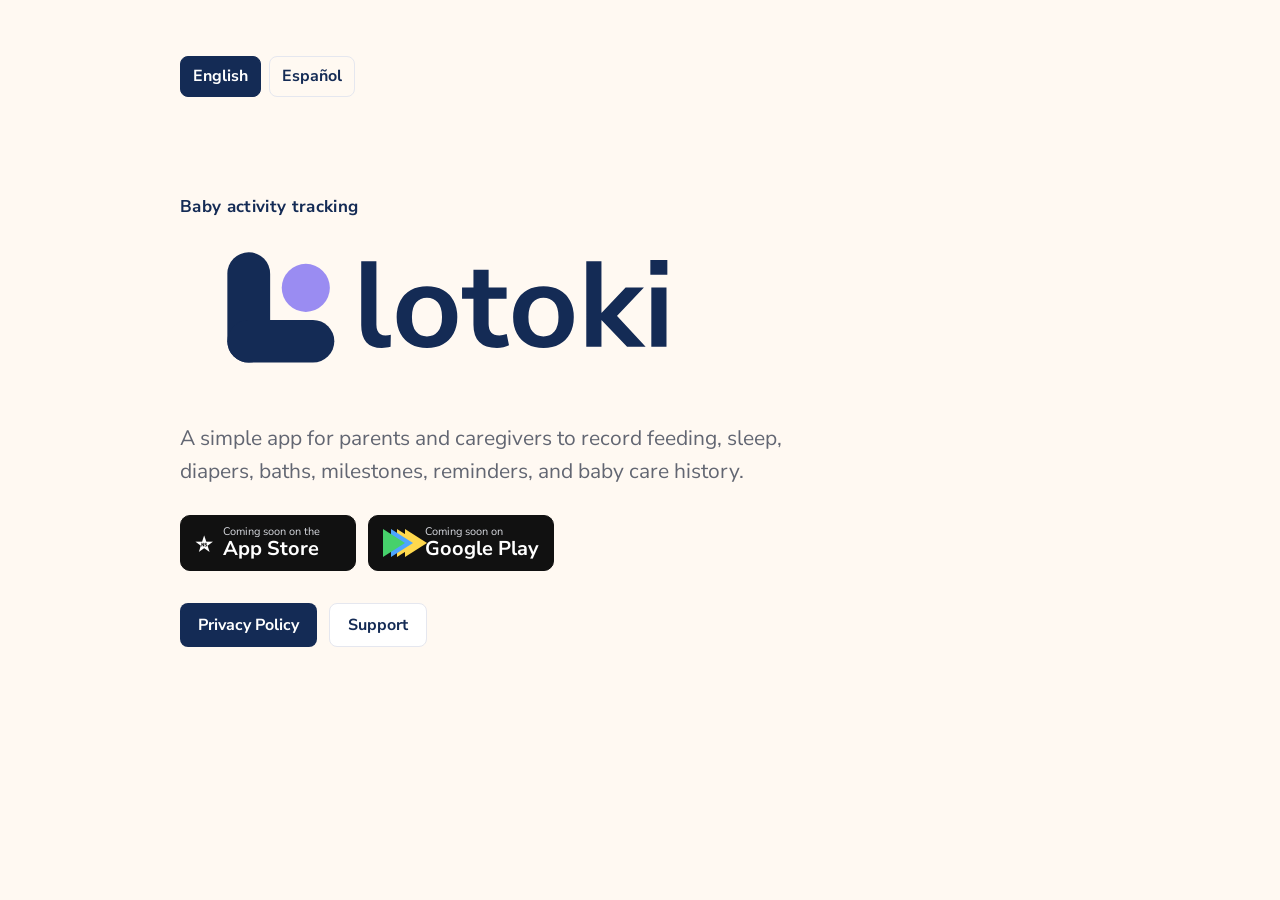
<file: index.html>
<!doctype html>
<html lang="en">
<head>
  <meta charset="utf-8">
  <meta name="viewport" content="width=device-width, initial-scale=1">
  <title>Lotoki</title>
  <meta name="description" content="Lotoki is a simple baby activity tracker for parents and caregivers.">
  <link rel="icon" type="image/svg+xml" href="/assets/lotoki-app-icon.svg">
  <link rel="stylesheet" href="/styles.css">
  <link rel="canonical" href="https://lotoki.app/">
  <meta property="og:site_name" content="Lotoki">
  <meta property="og:url" content="https://lotoki.app/">
  <meta property="og:image" content="https://lotoki.app/assets/lotoki-app-icon.png">
</head>
<body>
  <main class="page">
    <nav class="language-switch" aria-label="Language">
      <a class="active" href="/">English</a>
      <a href="/es/">Español</a>
    </nav>
    <section class="hero">
      <p class="eyebrow">Baby activity tracking</p>
      <h1><img class="brand-logo" src="/assets/lotoki-logo-horizontal.svg" alt="Lotoki"></h1>
      <p class="lead">A simple app for parents and caregivers to record feeding, sleep, diapers, baths, milestones, reminders, and baby care history.</p>
      <div class="store-row" aria-label="App availability">
        <div class="store-badge" aria-label="Coming soon on the App Store">
          <span class="store-icon"></span>
          <span>
            <span class="store-small">Coming soon on the</span>
            <span class="store-name">App Store</span>
          </span>
        </div>
        <div class="store-badge" aria-label="Coming soon on Google Play">
          <span class="play-icon" aria-hidden="true"></span>
          <span>
            <span class="store-small">Coming soon on</span>
            <span class="store-name">Google Play</span>
          </span>
        </div>
      </div>
      <div class="actions">
        <a class="button" href="/privacy-policy/">Privacy Policy</a>
        <a class="button secondary" href="/support/">Support</a>
      </div>
    </section>
  </main>
</body>
</html>
</file>
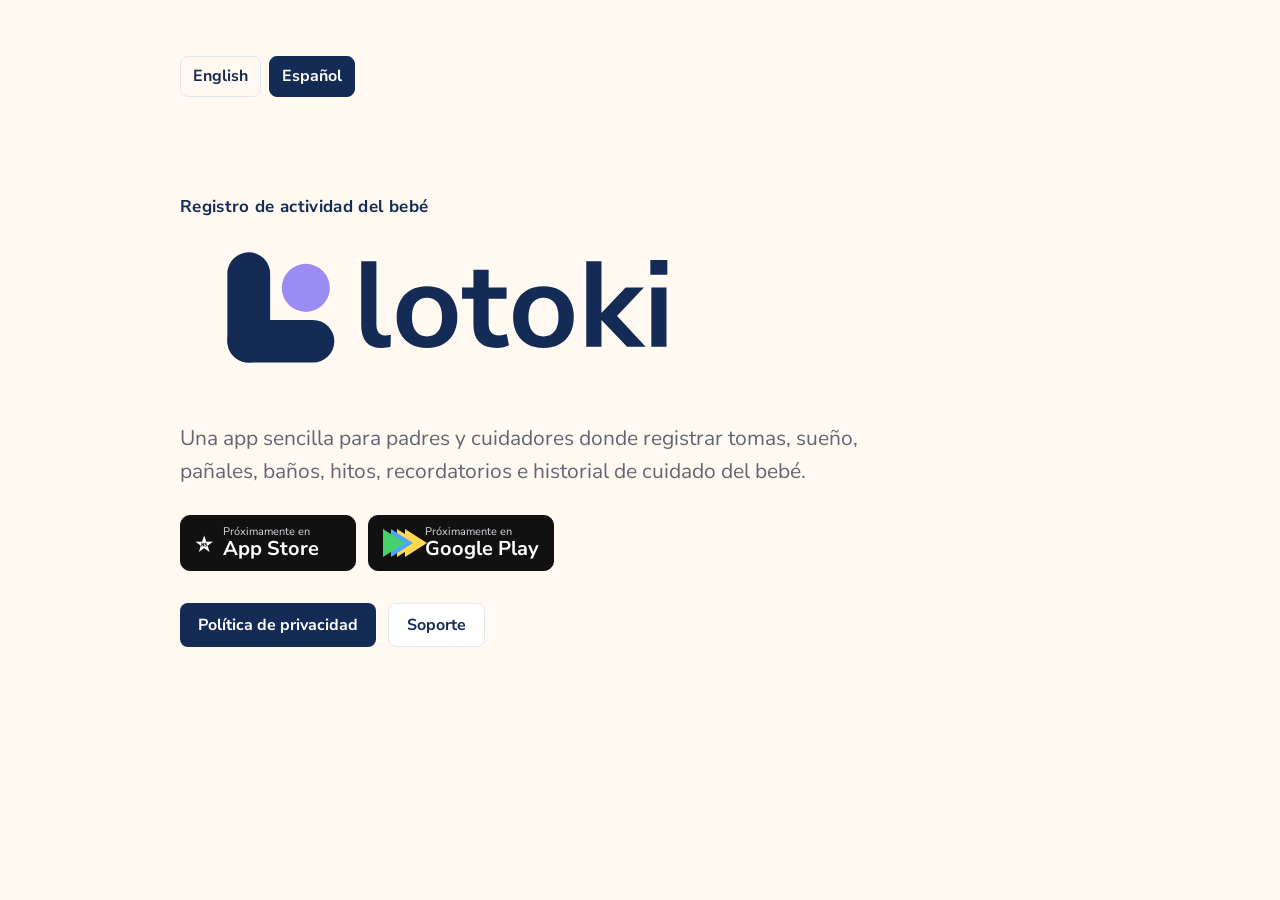
<file: es/index.html>
<!doctype html>
<html lang="es">
<head>
  <meta charset="utf-8">
  <meta name="viewport" content="width=device-width, initial-scale=1">
  <title>Lotoki</title>
  <meta name="description" content="Lotoki es una app sencilla para registrar la actividad diaria del bebé.">
  <link rel="icon" type="image/svg+xml" href="/assets/lotoki-app-icon.svg">
  <link rel="stylesheet" href="/styles.css">
  <link rel="canonical" href="https://lotoki.app/es/">
  <meta property="og:site_name" content="Lotoki">
  <meta property="og:url" content="https://lotoki.app/es/">
  <meta property="og:image" content="https://lotoki.app/assets/lotoki-app-icon.png">
</head>
<body>
  <main class="page">
    <nav class="language-switch" aria-label="Idioma">
      <a href="/">English</a>
      <a class="active" href="/es/">Español</a>
    </nav>
    <section class="hero">
      <p class="eyebrow">Registro de actividad del bebé</p>
      <h1><img class="brand-logo" src="/assets/lotoki-logo-horizontal.svg" alt="Lotoki"></h1>
      <p class="lead">Una app sencilla para padres y cuidadores donde registrar tomas, sueño, pañales, baños, hitos, recordatorios e historial de cuidado del bebé.</p>
      <div class="store-row" aria-label="Disponibilidad de la app">
        <div class="store-badge" aria-label="Próximamente en App Store">
          <span class="store-icon"></span>
          <span>
            <span class="store-small">Próximamente en</span>
            <span class="store-name">App Store</span>
          </span>
        </div>
        <div class="store-badge" aria-label="Próximamente en Google Play">
          <span class="play-icon" aria-hidden="true"></span>
          <span>
            <span class="store-small">Próximamente en</span>
            <span class="store-name">Google Play</span>
          </span>
        </div>
      </div>
      <div class="actions">
        <a class="button" href="/es/privacy-policy/">Política de privacidad</a>
        <a class="button secondary" href="/es/support/">Soporte</a>
      </div>
    </section>
  </main>
</body>
</html>
</file>
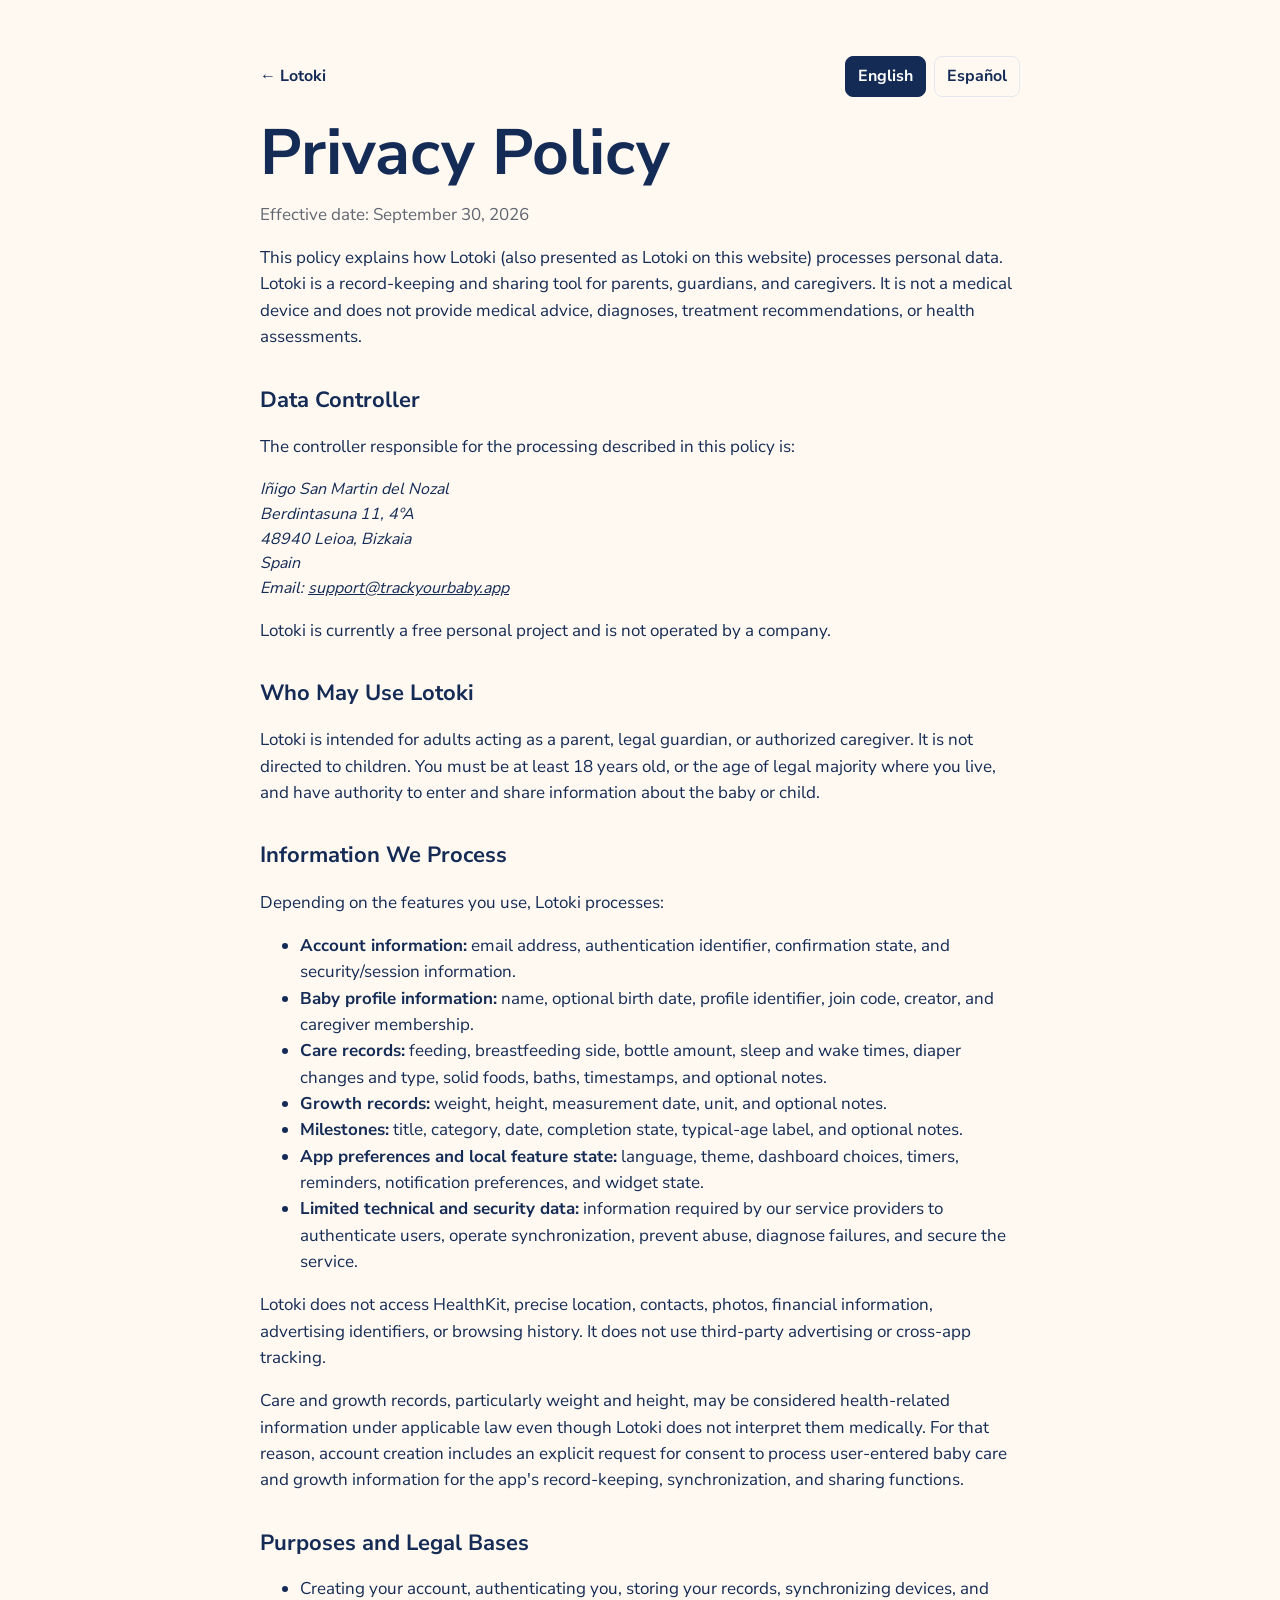
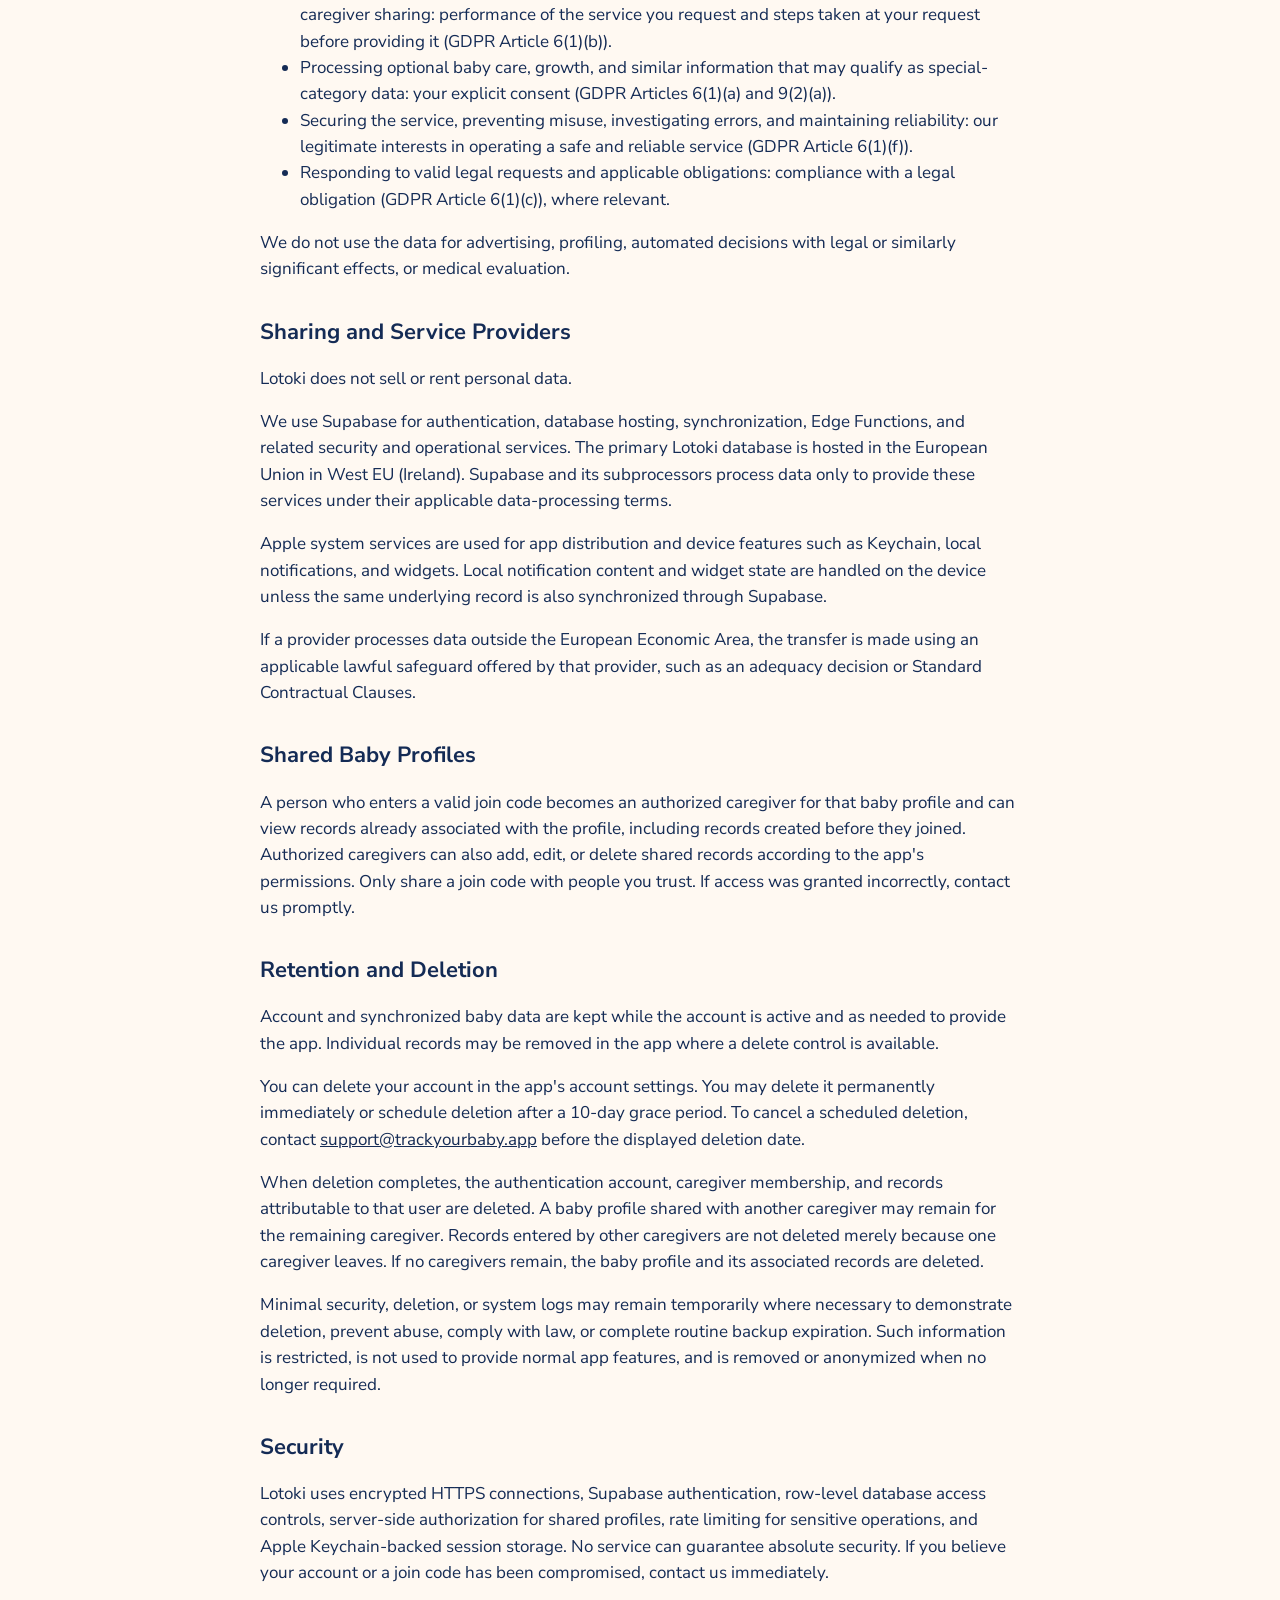
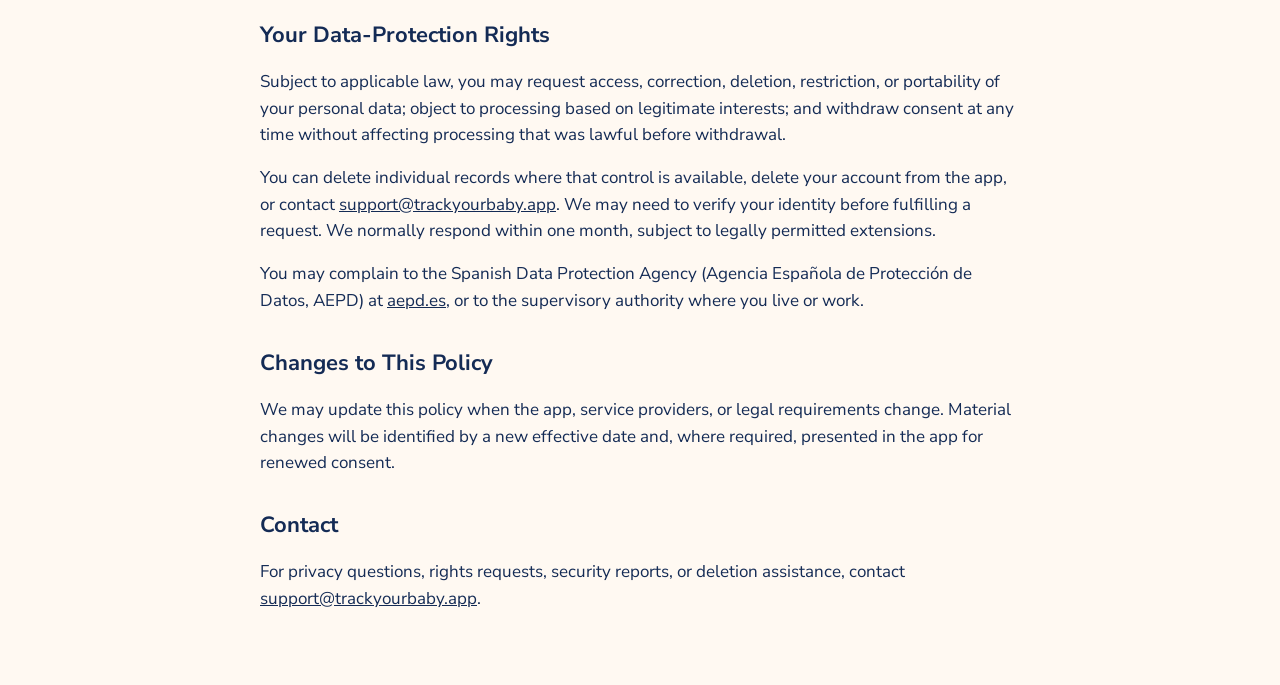
<file: privacy-policy/index.html>
<!doctype html>
<html lang="en">
<head>
  <meta charset="utf-8">
  <meta name="viewport" content="width=device-width, initial-scale=1">
  <title>Privacy Policy | Lotoki</title>
  <meta name="description" content="Lotoki and Lotoki privacy policy.">
  <link rel="icon" type="image/svg+xml" href="/assets/lotoki-app-icon.svg">
  <link rel="stylesheet" href="/styles.css">
  <link rel="canonical" href="https://lotoki.app/privacy-policy/">
  <meta property="og:site_name" content="Lotoki">
  <meta property="og:url" content="https://lotoki.app/privacy-policy/">
  <meta property="og:image" content="https://lotoki.app/assets/lotoki-app-icon.png">
</head>
<body>
  <main class="page document">
    <nav class="top-nav" aria-label="Page navigation">
      <a class="home-link" href="/">← Lotoki</a>
      <span class="language-switch" aria-label="Language">
        <a class="active" href="/privacy-policy/">English</a>
        <a href="/es/privacy-policy/">Español</a>
      </span>
    </nav>

    <h1>Privacy Policy</h1>
    <p class="muted">Effective date: September 30, 2026</p>

    <p>This policy explains how Lotoki (also presented as Lotoki on this website) processes personal data. Lotoki is a record-keeping and sharing tool for parents, guardians, and caregivers. It is not a medical device and does not provide medical advice, diagnoses, treatment recommendations, or health assessments.</p>

    <h2>Data Controller</h2>
    <p>The controller responsible for the processing described in this policy is:</p>
    <address>
      Iñigo San Martin del Nozal<br>
      Berdintasuna 11, 4ºA<br>
      48940 Leioa, Bizkaia<br>
      Spain<br>
      Email: <a href="mailto:support@trackyourbaby.app">support@trackyourbaby.app</a>
    </address>
    <p>Lotoki is currently a free personal project and is not operated by a company.</p>

    <h2>Who May Use Lotoki</h2>
    <p>Lotoki is intended for adults acting as a parent, legal guardian, or authorized caregiver. It is not directed to children. You must be at least 18 years old, or the age of legal majority where you live, and have authority to enter and share information about the baby or child.</p>

    <h2>Information We Process</h2>
    <p>Depending on the features you use, Lotoki processes:</p>
    <ul>
      <li><strong>Account information:</strong> email address, authentication identifier, confirmation state, and security/session information.</li>
      <li><strong>Baby profile information:</strong> name, optional birth date, profile identifier, join code, creator, and caregiver membership.</li>
      <li><strong>Care records:</strong> feeding, breastfeeding side, bottle amount, sleep and wake times, diaper changes and type, solid foods, baths, timestamps, and optional notes.</li>
      <li><strong>Growth records:</strong> weight, height, measurement date, unit, and optional notes.</li>
      <li><strong>Milestones:</strong> title, category, date, completion state, typical-age label, and optional notes.</li>
      <li><strong>App preferences and local feature state:</strong> language, theme, dashboard choices, timers, reminders, notification preferences, and widget state.</li>
      <li><strong>Limited technical and security data:</strong> information required by our service providers to authenticate users, operate synchronization, prevent abuse, diagnose failures, and secure the service.</li>
    </ul>
    <p>Lotoki does not access HealthKit, precise location, contacts, photos, financial information, advertising identifiers, or browsing history. It does not use third-party advertising or cross-app tracking.</p>
    <p>Care and growth records, particularly weight and height, may be considered health-related information under applicable law even though Lotoki does not interpret them medically. For that reason, account creation includes an explicit request for consent to process user-entered baby care and growth information for the app's record-keeping, synchronization, and sharing functions.</p>

    <h2>Purposes and Legal Bases</h2>
    <ul>
      <li>Creating your account, authenticating you, storing your records, synchronizing devices, and caregiver sharing: performance of the service you request and steps taken at your request before providing it (GDPR Article 6(1)(b)).</li>
      <li>Processing optional baby care, growth, and similar information that may qualify as special-category data: your explicit consent (GDPR Articles 6(1)(a) and 9(2)(a)).</li>
      <li>Securing the service, preventing misuse, investigating errors, and maintaining reliability: our legitimate interests in operating a safe and reliable service (GDPR Article 6(1)(f)).</li>
      <li>Responding to valid legal requests and applicable obligations: compliance with a legal obligation (GDPR Article 6(1)(c)), where relevant.</li>
    </ul>
    <p>We do not use the data for advertising, profiling, automated decisions with legal or similarly significant effects, or medical evaluation.</p>

    <h2>Sharing and Service Providers</h2>
    <p>Lotoki does not sell or rent personal data.</p>
    <p>We use Supabase for authentication, database hosting, synchronization, Edge Functions, and related security and operational services. The primary Lotoki database is hosted in the European Union in West EU (Ireland). Supabase and its subprocessors process data only to provide these services under their applicable data-processing terms.</p>
    <p>Apple system services are used for app distribution and device features such as Keychain, local notifications, and widgets. Local notification content and widget state are handled on the device unless the same underlying record is also synchronized through Supabase.</p>
    <p>If a provider processes data outside the European Economic Area, the transfer is made using an applicable lawful safeguard offered by that provider, such as an adequacy decision or Standard Contractual Clauses.</p>

    <h2>Shared Baby Profiles</h2>
    <p>A person who enters a valid join code becomes an authorized caregiver for that baby profile and can view records already associated with the profile, including records created before they joined. Authorized caregivers can also add, edit, or delete shared records according to the app's permissions. Only share a join code with people you trust. If access was granted incorrectly, contact us promptly.</p>

    <h2>Retention and Deletion</h2>
    <p>Account and synchronized baby data are kept while the account is active and as needed to provide the app. Individual records may be removed in the app where a delete control is available.</p>
    <p>You can delete your account in the app's account settings. You may delete it permanently immediately or schedule deletion after a 10-day grace period. To cancel a scheduled deletion, contact <a href="mailto:support@trackyourbaby.app">support@trackyourbaby.app</a> before the displayed deletion date.</p>
    <p>When deletion completes, the authentication account, caregiver membership, and records attributable to that user are deleted. A baby profile shared with another caregiver may remain for the remaining caregiver. Records entered by other caregivers are not deleted merely because one caregiver leaves. If no caregivers remain, the baby profile and its associated records are deleted.</p>
    <p>Minimal security, deletion, or system logs may remain temporarily where necessary to demonstrate deletion, prevent abuse, comply with law, or complete routine backup expiration. Such information is restricted, is not used to provide normal app features, and is removed or anonymized when no longer required.</p>

    <h2>Security</h2>
    <p>Lotoki uses encrypted HTTPS connections, Supabase authentication, row-level database access controls, server-side authorization for shared profiles, rate limiting for sensitive operations, and Apple Keychain-backed session storage. No service can guarantee absolute security. If you believe your account or a join code has been compromised, contact us immediately.</p>

    <h2>Your Data-Protection Rights</h2>
    <p>Subject to applicable law, you may request access, correction, deletion, restriction, or portability of your personal data; object to processing based on legitimate interests; and withdraw consent at any time without affecting processing that was lawful before withdrawal.</p>
    <p>You can delete individual records where that control is available, delete your account from the app, or contact <a href="mailto:support@trackyourbaby.app">support@trackyourbaby.app</a>. We may need to verify your identity before fulfilling a request. We normally respond within one month, subject to legally permitted extensions.</p>
    <p>You may complain to the Spanish Data Protection Agency (Agencia Española de Protección de Datos, AEPD) at <a href="https://www.aepd.es/" rel="noopener">aepd.es</a>, or to the supervisory authority where you live or work.</p>

    <h2>Changes to This Policy</h2>
    <p>We may update this policy when the app, service providers, or legal requirements change. Material changes will be identified by a new effective date and, where required, presented in the app for renewed consent.</p>

    <h2>Contact</h2>
    <p>For privacy questions, rights requests, security reports, or deletion assistance, contact <a href="mailto:support@trackyourbaby.app">support@trackyourbaby.app</a>.</p>
  </main>
</body>
</html>
</file>
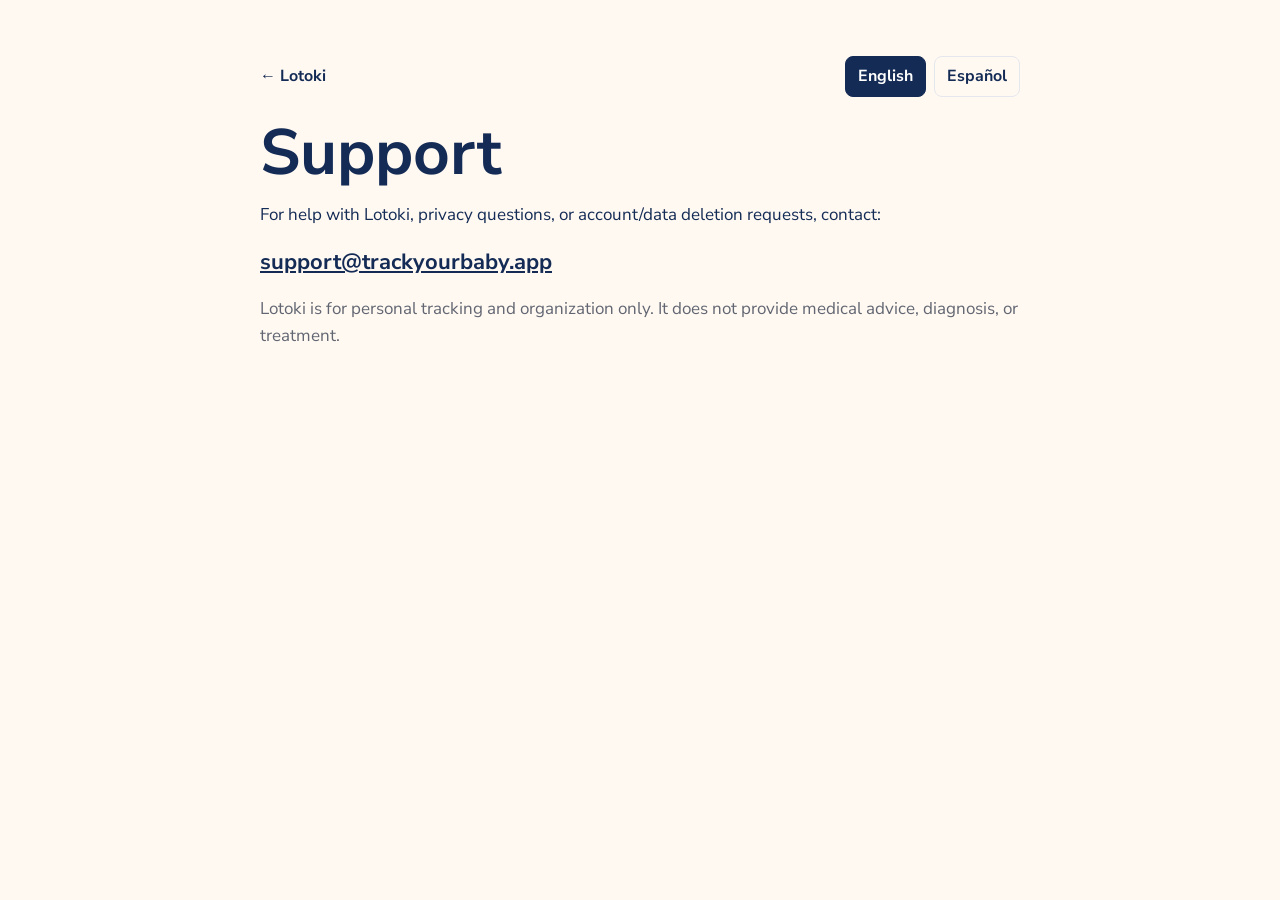
<file: support/index.html>
<!doctype html>
<html lang="en">
<head>
  <meta charset="utf-8">
  <meta name="viewport" content="width=device-width, initial-scale=1">
  <title>Support | Lotoki</title>
  <meta name="description" content="Lotoki support contact.">
  <link rel="icon" type="image/svg+xml" href="/assets/lotoki-app-icon.svg">
  <link rel="stylesheet" href="/styles.css">
  <link rel="canonical" href="https://lotoki.app/support/">
  <meta property="og:site_name" content="Lotoki">
  <meta property="og:url" content="https://lotoki.app/support/">
  <meta property="og:image" content="https://lotoki.app/assets/lotoki-app-icon.png">
</head>
<body>
  <main class="page document">
    <nav class="top-nav" aria-label="Page navigation">
      <a class="home-link" href="/">← Lotoki</a>
      <span class="language-switch" aria-label="Language">
        <a class="active" href="/support/">English</a>
        <a href="/es/support/">Español</a>
      </span>
    </nav>
    <h1>Support</h1>
    <p>For help with Lotoki, privacy questions, or account/data deletion requests, contact:</p>
    <p><a class="email" href="mailto:support@trackyourbaby.app">support@trackyourbaby.app</a></p>
    <p class="muted">Lotoki is for personal tracking and organization only. It does not provide medical advice, diagnosis, or treatment.</p>
  </main>
</body>
</html>
</file>
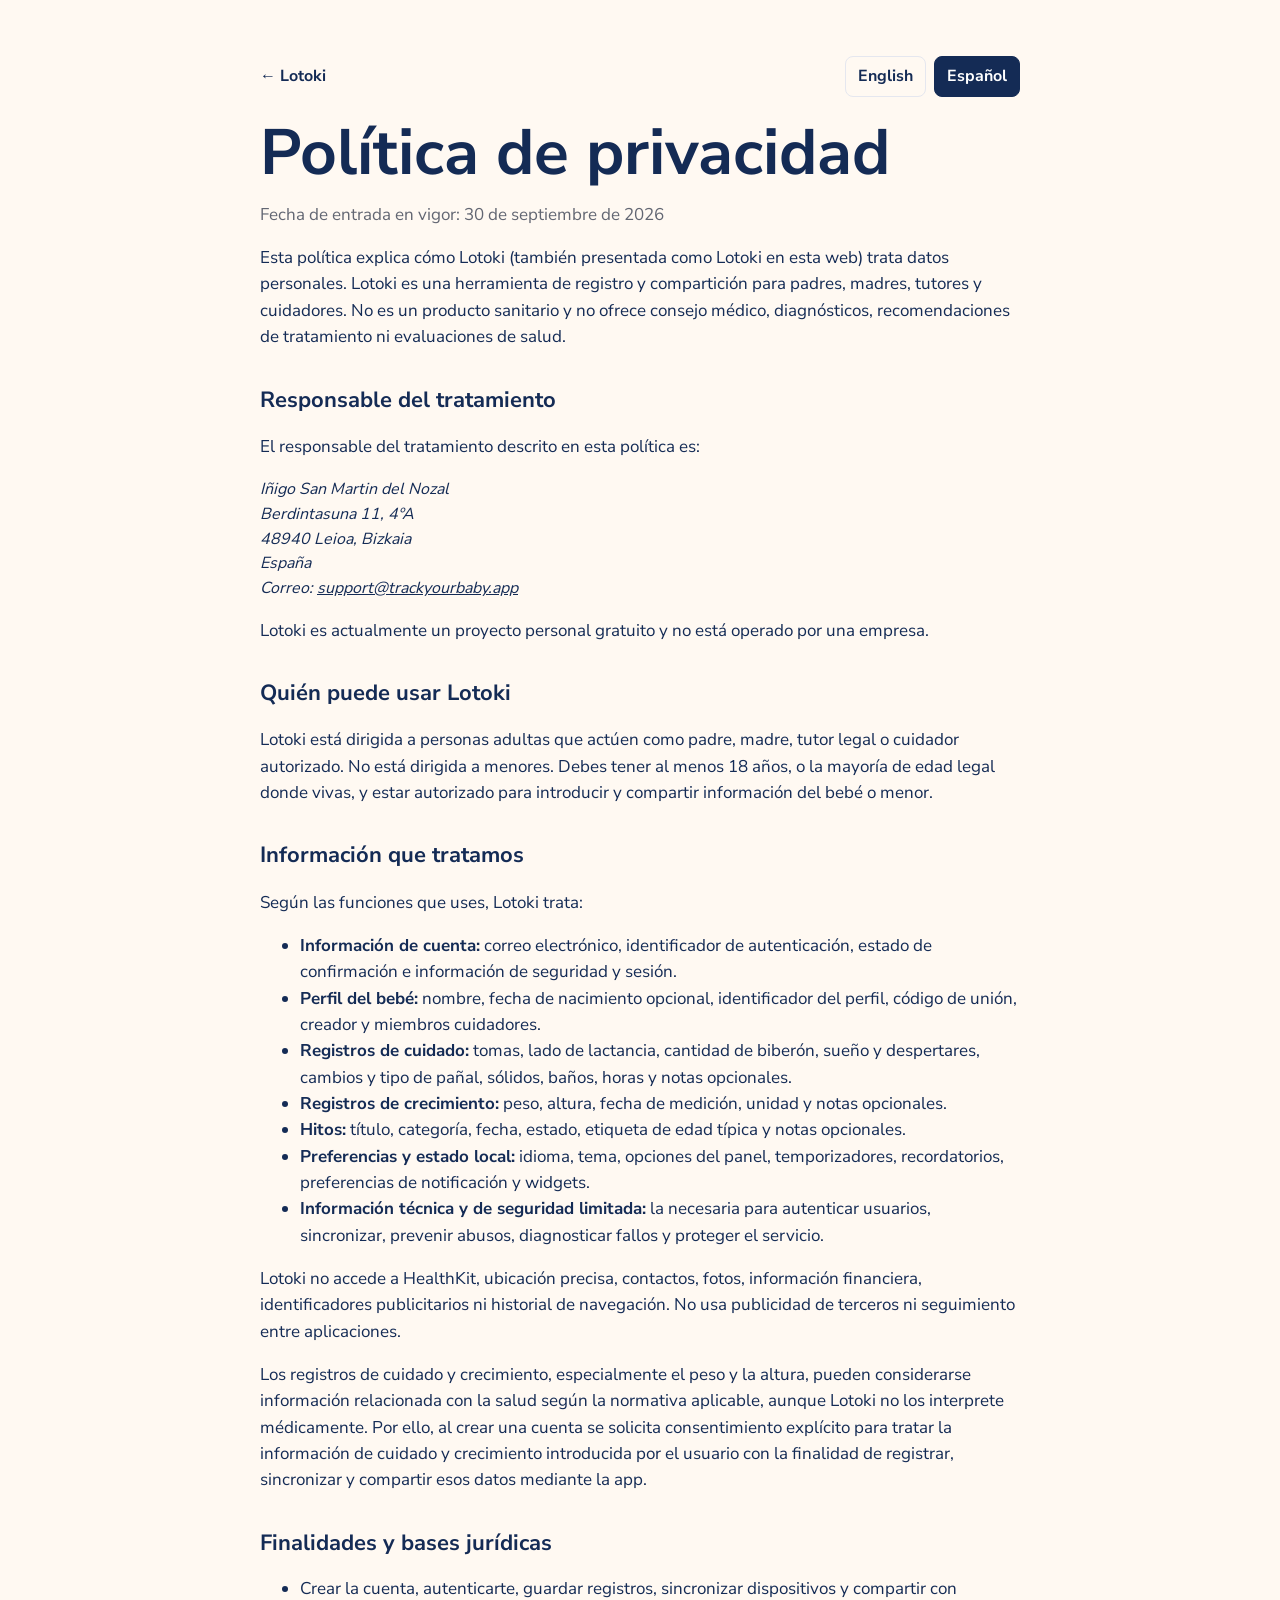
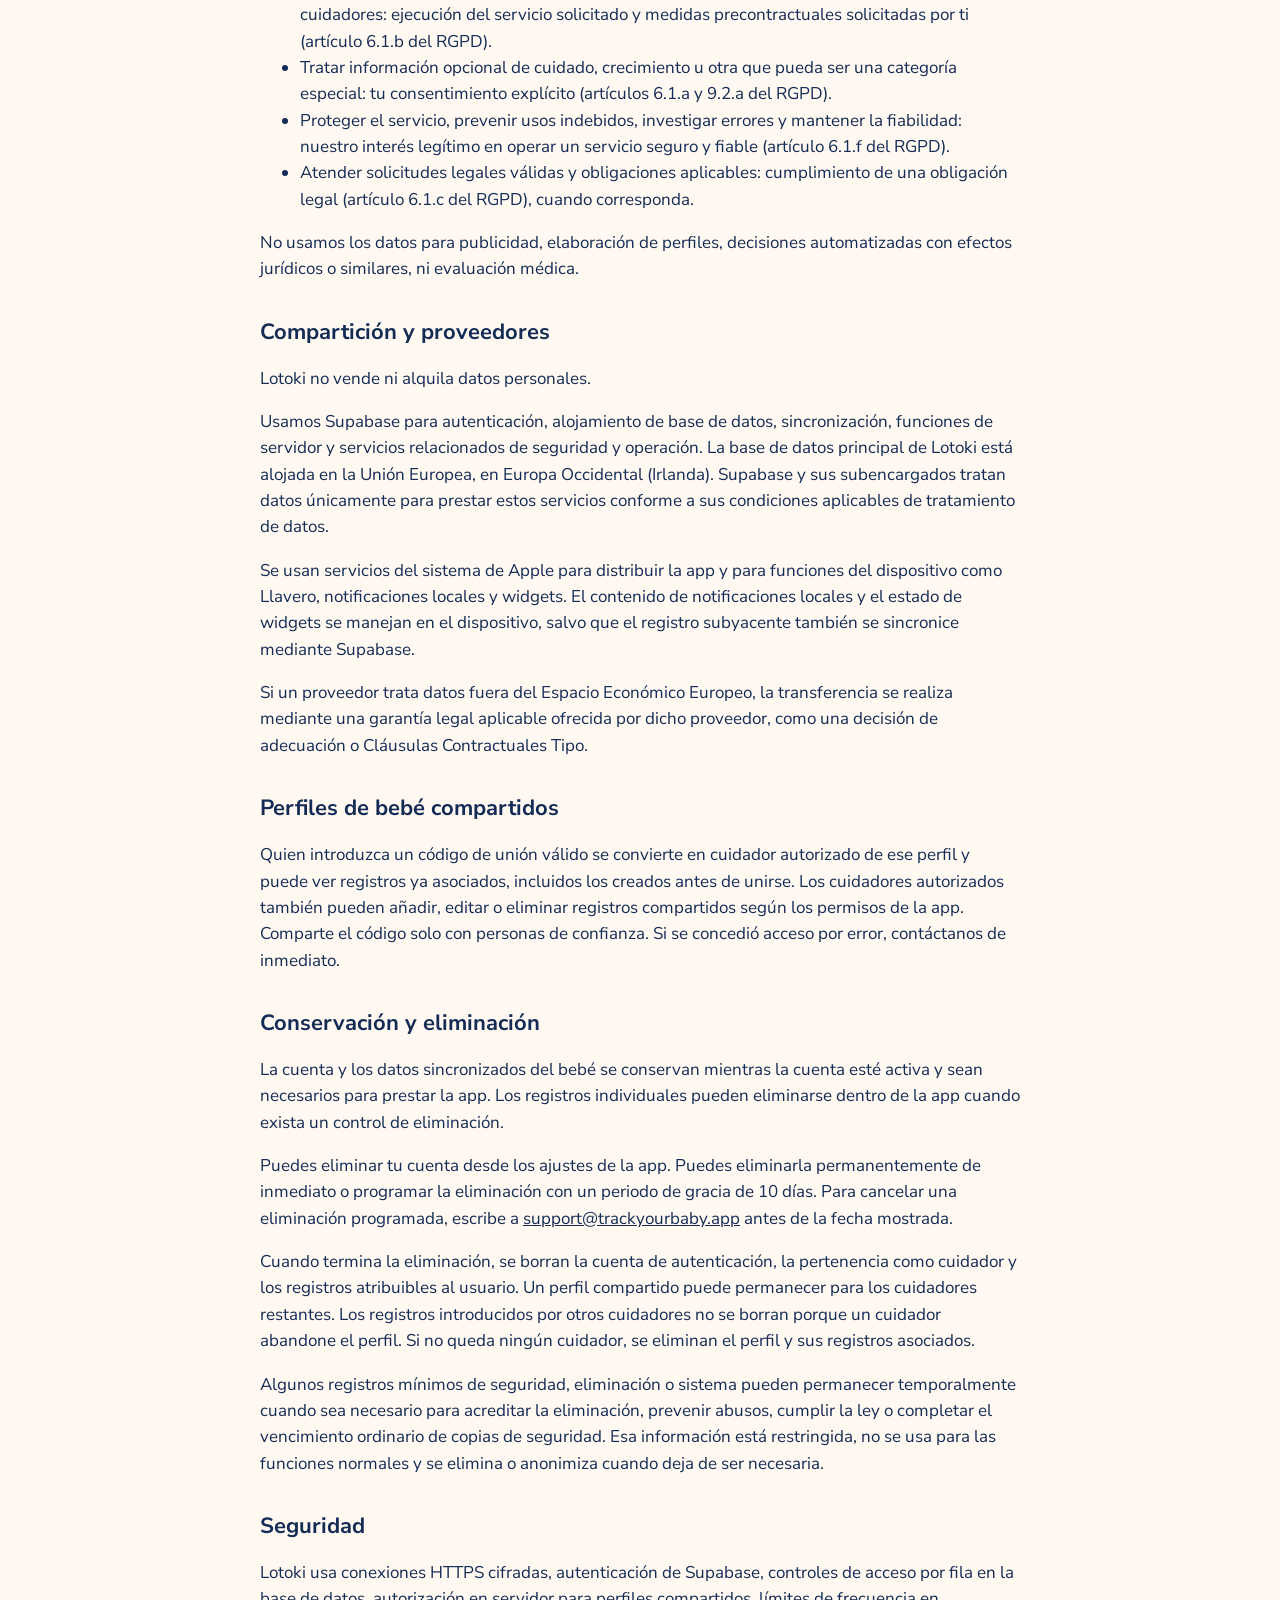
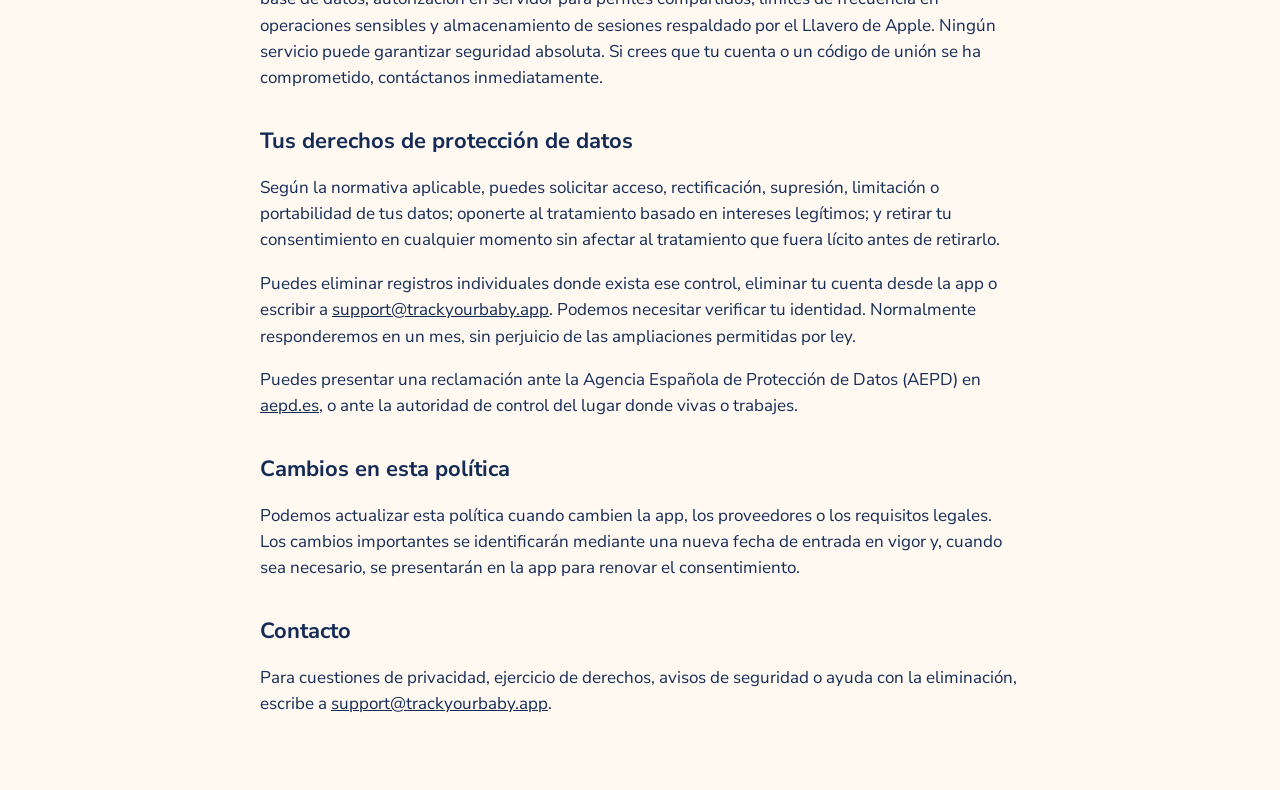
<file: es/privacy-policy/index.html>
<!doctype html>
<html lang="es">
<head>
  <meta charset="utf-8">
  <meta name="viewport" content="width=device-width, initial-scale=1">
  <title>Política de privacidad | Lotoki</title>
  <meta name="description" content="Política de privacidad de Lotoki y Lotoki.">
  <link rel="icon" type="image/svg+xml" href="/assets/lotoki-app-icon.svg">
  <link rel="stylesheet" href="/styles.css">
  <link rel="canonical" href="https://lotoki.app/es/privacy-policy/">
  <meta property="og:site_name" content="Lotoki">
  <meta property="og:url" content="https://lotoki.app/es/privacy-policy/">
  <meta property="og:image" content="https://lotoki.app/assets/lotoki-app-icon.png">
</head>
<body>
  <main class="page document">
    <nav class="top-nav" aria-label="Navegación">
      <a class="home-link" href="/es/">← Lotoki</a>
      <span class="language-switch" aria-label="Idioma">
        <a href="/privacy-policy/">English</a>
        <a class="active" href="/es/privacy-policy/">Español</a>
      </span>
    </nav>

    <h1>Política de privacidad</h1>
    <p class="muted">Fecha de entrada en vigor: 30 de septiembre de 2026</p>

    <p>Esta política explica cómo Lotoki (también presentada como Lotoki en esta web) trata datos personales. Lotoki es una herramienta de registro y compartición para padres, madres, tutores y cuidadores. No es un producto sanitario y no ofrece consejo médico, diagnósticos, recomendaciones de tratamiento ni evaluaciones de salud.</p>

    <h2>Responsable del tratamiento</h2>
    <p>El responsable del tratamiento descrito en esta política es:</p>
    <address>
      Iñigo San Martin del Nozal<br>
      Berdintasuna 11, 4ºA<br>
      48940 Leioa, Bizkaia<br>
      España<br>
      Correo: <a href="mailto:support@trackyourbaby.app">support@trackyourbaby.app</a>
    </address>
    <p>Lotoki es actualmente un proyecto personal gratuito y no está operado por una empresa.</p>

    <h2>Quién puede usar Lotoki</h2>
    <p>Lotoki está dirigida a personas adultas que actúen como padre, madre, tutor legal o cuidador autorizado. No está dirigida a menores. Debes tener al menos 18 años, o la mayoría de edad legal donde vivas, y estar autorizado para introducir y compartir información del bebé o menor.</p>

    <h2>Información que tratamos</h2>
    <p>Según las funciones que uses, Lotoki trata:</p>
    <ul>
      <li><strong>Información de cuenta:</strong> correo electrónico, identificador de autenticación, estado de confirmación e información de seguridad y sesión.</li>
      <li><strong>Perfil del bebé:</strong> nombre, fecha de nacimiento opcional, identificador del perfil, código de unión, creador y miembros cuidadores.</li>
      <li><strong>Registros de cuidado:</strong> tomas, lado de lactancia, cantidad de biberón, sueño y despertares, cambios y tipo de pañal, sólidos, baños, horas y notas opcionales.</li>
      <li><strong>Registros de crecimiento:</strong> peso, altura, fecha de medición, unidad y notas opcionales.</li>
      <li><strong>Hitos:</strong> título, categoría, fecha, estado, etiqueta de edad típica y notas opcionales.</li>
      <li><strong>Preferencias y estado local:</strong> idioma, tema, opciones del panel, temporizadores, recordatorios, preferencias de notificación y widgets.</li>
      <li><strong>Información técnica y de seguridad limitada:</strong> la necesaria para autenticar usuarios, sincronizar, prevenir abusos, diagnosticar fallos y proteger el servicio.</li>
    </ul>
    <p>Lotoki no accede a HealthKit, ubicación precisa, contactos, fotos, información financiera, identificadores publicitarios ni historial de navegación. No usa publicidad de terceros ni seguimiento entre aplicaciones.</p>
    <p>Los registros de cuidado y crecimiento, especialmente el peso y la altura, pueden considerarse información relacionada con la salud según la normativa aplicable, aunque Lotoki no los interprete médicamente. Por ello, al crear una cuenta se solicita consentimiento explícito para tratar la información de cuidado y crecimiento introducida por el usuario con la finalidad de registrar, sincronizar y compartir esos datos mediante la app.</p>

    <h2>Finalidades y bases jurídicas</h2>
    <ul>
      <li>Crear la cuenta, autenticarte, guardar registros, sincronizar dispositivos y compartir con cuidadores: ejecución del servicio solicitado y medidas precontractuales solicitadas por ti (artículo 6.1.b del RGPD).</li>
      <li>Tratar información opcional de cuidado, crecimiento u otra que pueda ser una categoría especial: tu consentimiento explícito (artículos 6.1.a y 9.2.a del RGPD).</li>
      <li>Proteger el servicio, prevenir usos indebidos, investigar errores y mantener la fiabilidad: nuestro interés legítimo en operar un servicio seguro y fiable (artículo 6.1.f del RGPD).</li>
      <li>Atender solicitudes legales válidas y obligaciones aplicables: cumplimiento de una obligación legal (artículo 6.1.c del RGPD), cuando corresponda.</li>
    </ul>
    <p>No usamos los datos para publicidad, elaboración de perfiles, decisiones automatizadas con efectos jurídicos o similares, ni evaluación médica.</p>

    <h2>Compartición y proveedores</h2>
    <p>Lotoki no vende ni alquila datos personales.</p>
    <p>Usamos Supabase para autenticación, alojamiento de base de datos, sincronización, funciones de servidor y servicios relacionados de seguridad y operación. La base de datos principal de Lotoki está alojada en la Unión Europea, en Europa Occidental (Irlanda). Supabase y sus subencargados tratan datos únicamente para prestar estos servicios conforme a sus condiciones aplicables de tratamiento de datos.</p>
    <p>Se usan servicios del sistema de Apple para distribuir la app y para funciones del dispositivo como Llavero, notificaciones locales y widgets. El contenido de notificaciones locales y el estado de widgets se manejan en el dispositivo, salvo que el registro subyacente también se sincronice mediante Supabase.</p>
    <p>Si un proveedor trata datos fuera del Espacio Económico Europeo, la transferencia se realiza mediante una garantía legal aplicable ofrecida por dicho proveedor, como una decisión de adecuación o Cláusulas Contractuales Tipo.</p>

    <h2>Perfiles de bebé compartidos</h2>
    <p>Quien introduzca un código de unión válido se convierte en cuidador autorizado de ese perfil y puede ver registros ya asociados, incluidos los creados antes de unirse. Los cuidadores autorizados también pueden añadir, editar o eliminar registros compartidos según los permisos de la app. Comparte el código solo con personas de confianza. Si se concedió acceso por error, contáctanos de inmediato.</p>

    <h2>Conservación y eliminación</h2>
    <p>La cuenta y los datos sincronizados del bebé se conservan mientras la cuenta esté activa y sean necesarios para prestar la app. Los registros individuales pueden eliminarse dentro de la app cuando exista un control de eliminación.</p>
    <p>Puedes eliminar tu cuenta desde los ajustes de la app. Puedes eliminarla permanentemente de inmediato o programar la eliminación con un periodo de gracia de 10 días. Para cancelar una eliminación programada, escribe a <a href="mailto:support@trackyourbaby.app">support@trackyourbaby.app</a> antes de la fecha mostrada.</p>
    <p>Cuando termina la eliminación, se borran la cuenta de autenticación, la pertenencia como cuidador y los registros atribuibles al usuario. Un perfil compartido puede permanecer para los cuidadores restantes. Los registros introducidos por otros cuidadores no se borran porque un cuidador abandone el perfil. Si no queda ningún cuidador, se eliminan el perfil y sus registros asociados.</p>
    <p>Algunos registros mínimos de seguridad, eliminación o sistema pueden permanecer temporalmente cuando sea necesario para acreditar la eliminación, prevenir abusos, cumplir la ley o completar el vencimiento ordinario de copias de seguridad. Esa información está restringida, no se usa para las funciones normales y se elimina o anonimiza cuando deja de ser necesaria.</p>

    <h2>Seguridad</h2>
    <p>Lotoki usa conexiones HTTPS cifradas, autenticación de Supabase, controles de acceso por fila en la base de datos, autorización en servidor para perfiles compartidos, límites de frecuencia en operaciones sensibles y almacenamiento de sesiones respaldado por el Llavero de Apple. Ningún servicio puede garantizar seguridad absoluta. Si crees que tu cuenta o un código de unión se ha comprometido, contáctanos inmediatamente.</p>

    <h2>Tus derechos de protección de datos</h2>
    <p>Según la normativa aplicable, puedes solicitar acceso, rectificación, supresión, limitación o portabilidad de tus datos; oponerte al tratamiento basado en intereses legítimos; y retirar tu consentimiento en cualquier momento sin afectar al tratamiento que fuera lícito antes de retirarlo.</p>
    <p>Puedes eliminar registros individuales donde exista ese control, eliminar tu cuenta desde la app o escribir a <a href="mailto:support@trackyourbaby.app">support@trackyourbaby.app</a>. Podemos necesitar verificar tu identidad. Normalmente responderemos en un mes, sin perjuicio de las ampliaciones permitidas por ley.</p>
    <p>Puedes presentar una reclamación ante la Agencia Española de Protección de Datos (AEPD) en <a href="https://www.aepd.es/" rel="noopener">aepd.es</a>, o ante la autoridad de control del lugar donde vivas o trabajes.</p>

    <h2>Cambios en esta política</h2>
    <p>Podemos actualizar esta política cuando cambien la app, los proveedores o los requisitos legales. Los cambios importantes se identificarán mediante una nueva fecha de entrada en vigor y, cuando sea necesario, se presentarán en la app para renovar el consentimiento.</p>

    <h2>Contacto</h2>
    <p>Para cuestiones de privacidad, ejercicio de derechos, avisos de seguridad o ayuda con la eliminación, escribe a <a href="mailto:support@trackyourbaby.app">support@trackyourbaby.app</a>.</p>
  </main>
</body>
</html>
</file>
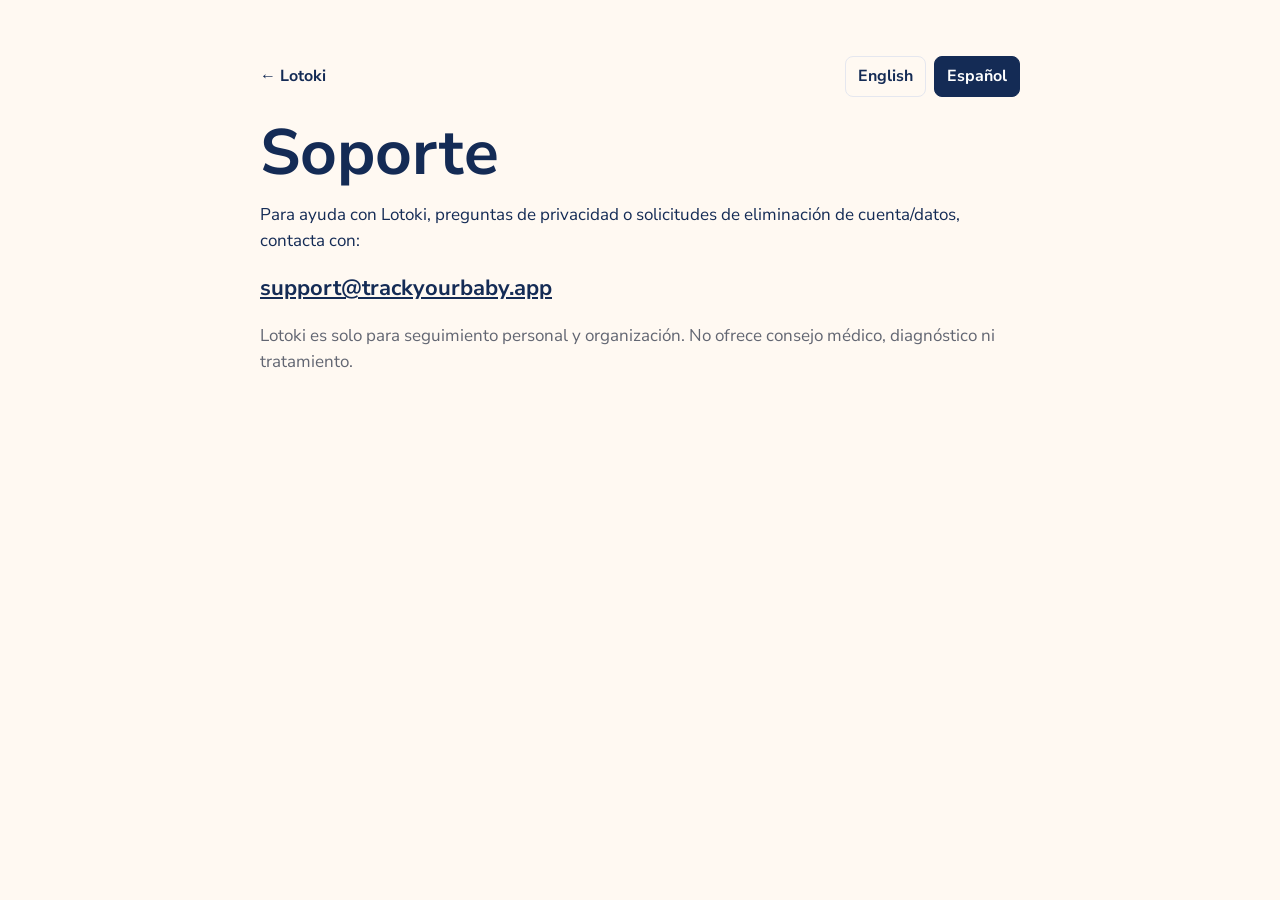
<file: es/support/index.html>
<!doctype html>
<html lang="es">
<head>
  <meta charset="utf-8">
  <meta name="viewport" content="width=device-width, initial-scale=1">
  <title>Soporte | Lotoki</title>
  <meta name="description" content="Contacto de soporte de Lotoki.">
  <link rel="icon" type="image/svg+xml" href="/assets/lotoki-app-icon.svg">
  <link rel="stylesheet" href="/styles.css">
  <link rel="canonical" href="https://lotoki.app/es/support/">
  <meta property="og:site_name" content="Lotoki">
  <meta property="og:url" content="https://lotoki.app/es/support/">
  <meta property="og:image" content="https://lotoki.app/assets/lotoki-app-icon.png">
</head>
<body>
  <main class="page document">
    <nav class="top-nav" aria-label="Navegación">
      <a class="home-link" href="/es/">← Lotoki</a>
      <span class="language-switch" aria-label="Idioma">
        <a href="/support/">English</a>
        <a class="active" href="/es/support/">Español</a>
      </span>
    </nav>
    <h1>Soporte</h1>
    <p>Para ayuda con Lotoki, preguntas de privacidad o solicitudes de eliminación de cuenta/datos, contacta con:</p>
    <p><a class="email" href="mailto:support@trackyourbaby.app">support@trackyourbaby.app</a></p>
    <p class="muted">Lotoki es solo para seguimiento personal y organización. No ofrece consejo médico, diagnóstico ni tratamiento.</p>
  </main>
</body>
</html>
</file>
<file: styles.css>
@font-face { font-family: "Nunito Sans"; src: url("/assets/NunitoSans-Regular.woff2") format("woff2"); font-weight: 400; font-style: normal; font-display: swap; }
@font-face { font-family: "Nunito Sans"; src: url("/assets/NunitoSans-Medium.woff2") format("woff2"); font-weight: 500; font-style: normal; font-display: swap; }
@font-face { font-family: "Nunito Sans"; src: url("/assets/NunitoSans-SemiBold.woff2") format("woff2"); font-weight: 600; font-style: normal; font-display: swap; }
@font-face { font-family: "Nunito Sans"; src: url("/assets/NunitoSans-Bold.woff2") format("woff2"); font-weight: 700; font-style: normal; font-display: swap; }
:root {
  color-scheme: light;
  --bg: #FFF9F2;
  --text: #142B55;
  --muted: #626672;
  --card: #ffffff;
  --line: #e5e7ef;
  --accent: #9A8CF2;
  --accent-dark: #142B55;
}

* {
  box-sizing: border-box;
}

body {
  margin: 0;
  font-family: "Nunito Sans", -apple-system, BlinkMacSystemFont, "Segoe UI", sans-serif;
  background: var(--bg);
  color: var(--text);
  line-height: 1.55;
}

a {
  color: var(--accent-dark);
}

.page {
  width: min(920px, calc(100% - 32px));
  margin: 0 auto;
  padding: 56px 0;
}

.top-nav {
  display: flex;
  align-items: center;
  justify-content: space-between;
  gap: 8px;
  margin-bottom: 24px;
}

.language-switch {
  display: flex;
  gap: 8px;
}

.language-switch a {
  min-height: 36px;
  padding: 7px 12px;
  border: 1px solid var(--line);
  border-radius: 8px;
  color: var(--text);
  text-decoration: none;
  font-weight: 700;
}

.language-switch a.active {
  background: var(--text);
  border-color: var(--text);
  color: white;
}

.home-link {
  min-height: 36px;
  display: inline-flex;
  align-items: center;
  color: var(--text);
  text-decoration: none;
  font-weight: 800;
}

.hero {
  min-height: 72vh;
  display: flex;
  flex-direction: column;
  justify-content: center;
}

.eyebrow {
  margin: 0 0 12px;
  color: var(--accent-dark);
  font-weight: 700;
  letter-spacing: .02em;
}

h1 {
  margin: 0 0 16px;
  font-size: clamp(44px, 9vw, 84px);
  line-height: 1;
  letter-spacing: 0;
}

h2 {
  margin: 32px 0 10px;
  font-size: 22px;
}

p,
li {
  font-size: 17px;
}

.lead {
  max-width: 680px;
  margin: 0;
  color: var(--muted);
  font-size: 21px;
}

.actions {
  display: flex;
  flex-wrap: wrap;
  gap: 12px;
  margin-top: 32px;
}

.store-row {
  display: flex;
  flex-wrap: wrap;
  gap: 12px;
  margin-top: 28px;
}

.store-badge {
  display: inline-flex;
  align-items: center;
  gap: 10px;
  min-width: 176px;
  min-height: 56px;
  padding: 8px 14px;
  border-radius: 10px;
  background: #111;
  color: white;
  border: 1px solid #111;
}

.store-icon {
  font-size: 28px;
  line-height: 1;
}

.play-icon {
  width: 0;
  height: 0;
  border-top: 14px solid transparent;
  border-bottom: 14px solid transparent;
  border-left: 22px solid #46d16b;
  filter: drop-shadow(8px 0 0 #4ea5ff) drop-shadow(14px 0 0 #ffd84d);
  margin-right: 10px;
}

.store-small,
.store-name {
  display: block;
}

.store-small {
  font-size: 11px;
  color: #d7d9df;
  line-height: 1.1;
}

.store-name {
  font-size: 20px;
  font-weight: 800;
  line-height: 1.1;
}

.button {
  display: inline-flex;
  align-items: center;
  min-height: 44px;
  padding: 0 18px;
  border-radius: 8px;
  background: var(--accent-dark);
  color: white;
  text-decoration: none;
  font-weight: 700;
}

.button.secondary {
  background: white;
  color: var(--text);
  border: 1px solid var(--line);
}

.document {
  max-width: 760px;
}

.document h1 {
  font-size: clamp(38px, 7vw, 64px);
}

.back {
  display: inline-block;
  margin-bottom: 24px;
  text-decoration: none;
  font-weight: 700;
}

@media (max-width: 560px) {
  .top-nav {
    align-items: flex-start;
    flex-direction: column;
  }
}

.muted {
  color: var(--muted);
}

.email {
  font-size: 22px;
  font-weight: 700;
}

.brand-logo { display: block; width: min(100%, 520px); height: auto; }
a:focus-visible { outline: 3px solid var(--accent); outline-offset: 4px; }
</file>
